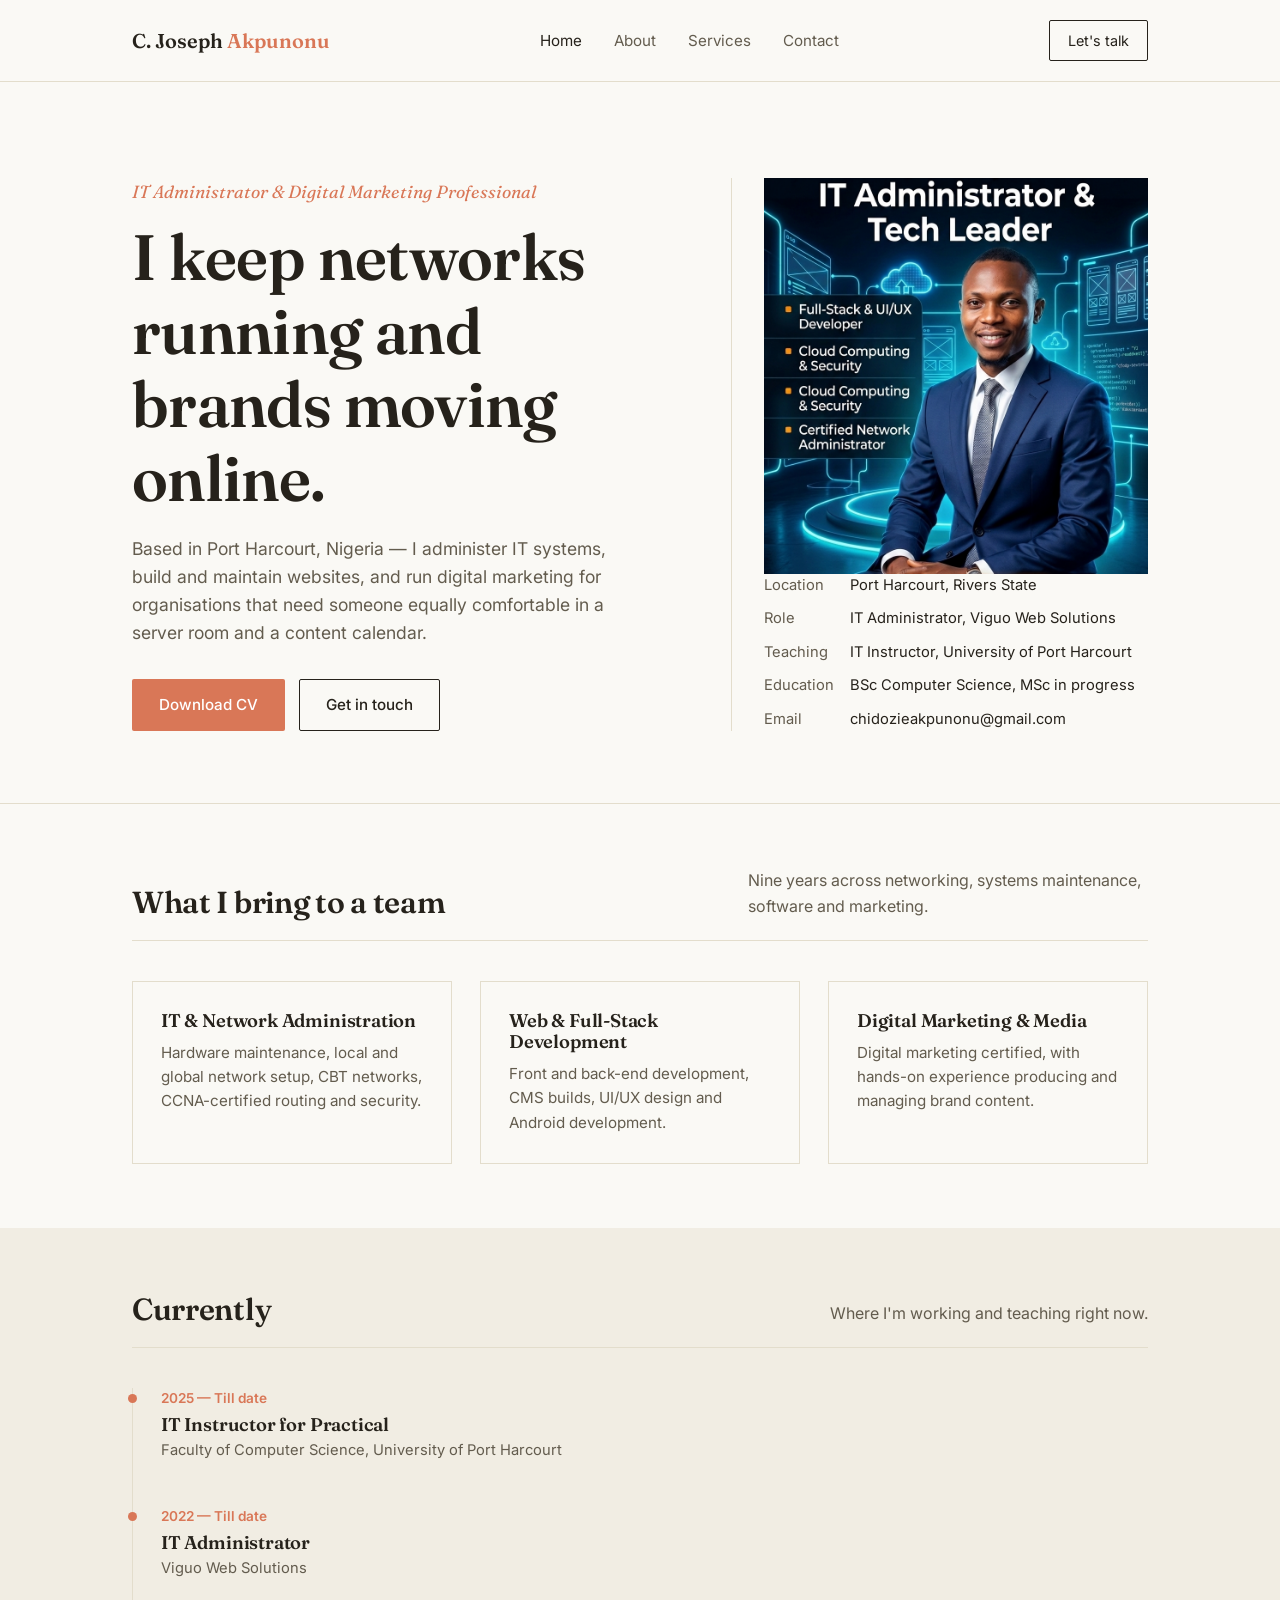
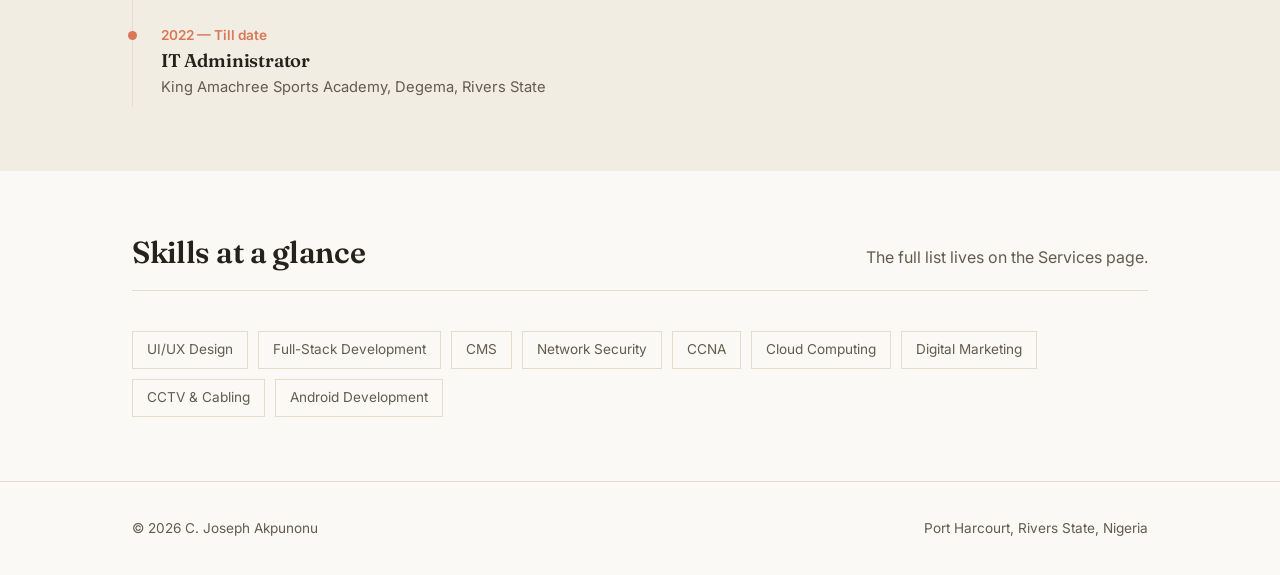
<file: index.html>
<!DOCTYPE html>
<html lang="en">
<head>
<meta charset="UTF-8">
<meta name="viewport" content="width=device-width, initial-scale=1">
<title>C. Joseph Akpunonu — IT Administrator & Digital Marketer</title>
<link rel="stylesheet" href="style.css">
</head>
<body>

<!-- ============ HEADER / NAV — identical block on all 5 pages ============
     Only the class="active" link changes per page, to underline/highlight
     which page you're currently on. -->
<header>
  <div class="nav-wrap">
    <a href="index.html" class="logo">C. Joseph <span>Akpunonu</span></a>
    <button class="menu-toggle" aria-label="Toggle menu">&#9776;</button> <!-- mobile-only hamburger -->
    <nav>
      <ul>
        <li><a href="index.html" class="active">Home</a></li>
        <li><a href="about.html">About</a></li>
        <li><a href="service.html">Services</a></li>
        <li><a href="contact.html">Contact</a></li>
      </ul>
    </nav>
    <a href="contact.html" class="nav-cta">Let's talk</a>
  </div>
</header>

<!-- ============ HERO — big intro banner ============
     Two columns: headline + CTA buttons on the left, quick-facts
     list on the right. Edit the text here to change the tagline. -->
<section class="hero">
  <div class="container hero-grid">
    <div>
      <p class="eyebrow-role">IT Administrator & Digital Marketing Professional</p>
      <h1>I keep networks running and brands moving online.</h1>
      <p class="lede">Based in Port Harcourt, Nigeria — I administer IT systems, build and maintain websites, and run digital marketing for organisations that need someone equally comfortable in a server room and a content calendar.</p>
      <div class="hero-actions">
        <!-- "download" attribute makes the browser save the PDF instead of opening it -->
        <a href="assets/Chidozie_Akpunonu_CV.pdf" download class="btn btn-primary">Download CV</a>
        <a href="contact.html" class="btn btn-outline">Get in touch</a>
      </div>
    </div>
     <div class="hero-side">
      <img src="profile.png" alt="Chidozie Akpunonu" class="hero-photo">
      <dl>
        <dt>Location</dt><dd>Port Harcourt, Rivers State</dd>
        <dt>Role</dt><dd>IT Administrator, Viguo Web Solutions</dd>
        <dt>Teaching</dt><dd>IT Instructor, University of Port Harcourt</dd>
        <dt>Education</dt><dd>BSc Computer Science, MSc in progress</dd>
        <dt>Email</dt><dd>chidozieakpunonu@gmail.com</dd>
      </dl>
    </div>
  </div>
</section>

<!-- ============ THREE SERVICE HIGHLIGHTS ============ -->
<section>
  <div class="container">
    <div class="section-head">
      <h2>What I bring to a team</h2>
      <p>Nine years across networking, systems maintenance, software and marketing.</p>
    </div>
    <div class="grid-3">
      <div class="card">
        <h3>IT & Network Administration</h3>
        <p>Hardware maintenance, local and global network setup, CBT networks, CCNA-certified routing and security.</p>
      </div>
      <div class="card">
        <h3>Web & Full-Stack Development</h3>
        <p>Front and back-end development, CMS builds, UI/UX design and Android development.</p>
      </div>
      <div class="card">
        <h3>Digital Marketing & Media</h3>
        <p>Digital marketing certified, with hands-on experience producing and managing brand content.</p>
      </div>
    </div>
  </div>
</section>

<!-- ============ CURRENT ROLES — timeline ============
     Add a new .timeline-item block (copy an existing one) to list
     another current position; newest usually goes first. -->
<section class="alt">
  <div class="container">
    <div class="section-head">
      <h2>Currently</h2>
      <p>Where I'm working and teaching right now.</p>
    </div>
    <div class="timeline">
      <div class="timeline-item">
        <p class="years">2025 — Till date</p>
        <h3>IT Instructor for Practical</h3>
        <p class="org">Faculty of Computer Science, University of Port Harcourt</p>
      </div>
      <div class="timeline-item">
        <p class="years">2022 — Till date</p>
        <h3>IT Administrator</h3>
        <p class="org">Viguo Web Solutions</p>
      </div>
      <div class="timeline-item">
        <p class="years">2022 — Till date</p>
        <h3>IT Administrator</h3>
        <p class="org">King Amachree Sports Academy, Degema, Rivers State</p>
      </div>
    </div>
  </div>
</section>

<!-- ============ SKILL TAGS ============
     Each <span class="tag"> is one pill. Add/remove spans to
     change what shows here (full list is on service.html). -->
<section>
  <div class="container">
    <div class="section-head">
      <h2>Skills at a glance</h2>
      <p>The full list lives on the Services page.</p>
    </div>
    <div class="tag-list">
      <span class="tag">UI/UX Design</span>
      <span class="tag">Full-Stack Development</span>
      <span class="tag">CMS</span>
      <span class="tag">Network Security</span>
      <span class="tag">CCNA</span>
      <span class="tag">Cloud Computing</span>
      <span class="tag">Digital Marketing</span>
      <span class="tag">CCTV & Cabling</span>
      <span class="tag">Android Development</span>
    </div>
  </div>
</section>

<!-- ============ FOOTER — identical on all 5 pages ============ -->
<footer>
  <div class="container" style="display:flex; justify-content:space-between; flex-wrap:wrap; gap:12px; width:100%;">
    <span>&copy; 2026 C. Joseph Akpunonu</span>
    <span>Port Harcourt, Rivers State, Nigeria</span>
  </div>
</footer>

<!-- Mobile nav toggle: shows/hides the dropdown menu when the ☰ button is tapped -->
<script>
document.querySelector('.menu-toggle').addEventListener('click', function(){
  document.querySelector('nav ul').classList.toggle('open');
});
</script>
</body>
</html>
</file>
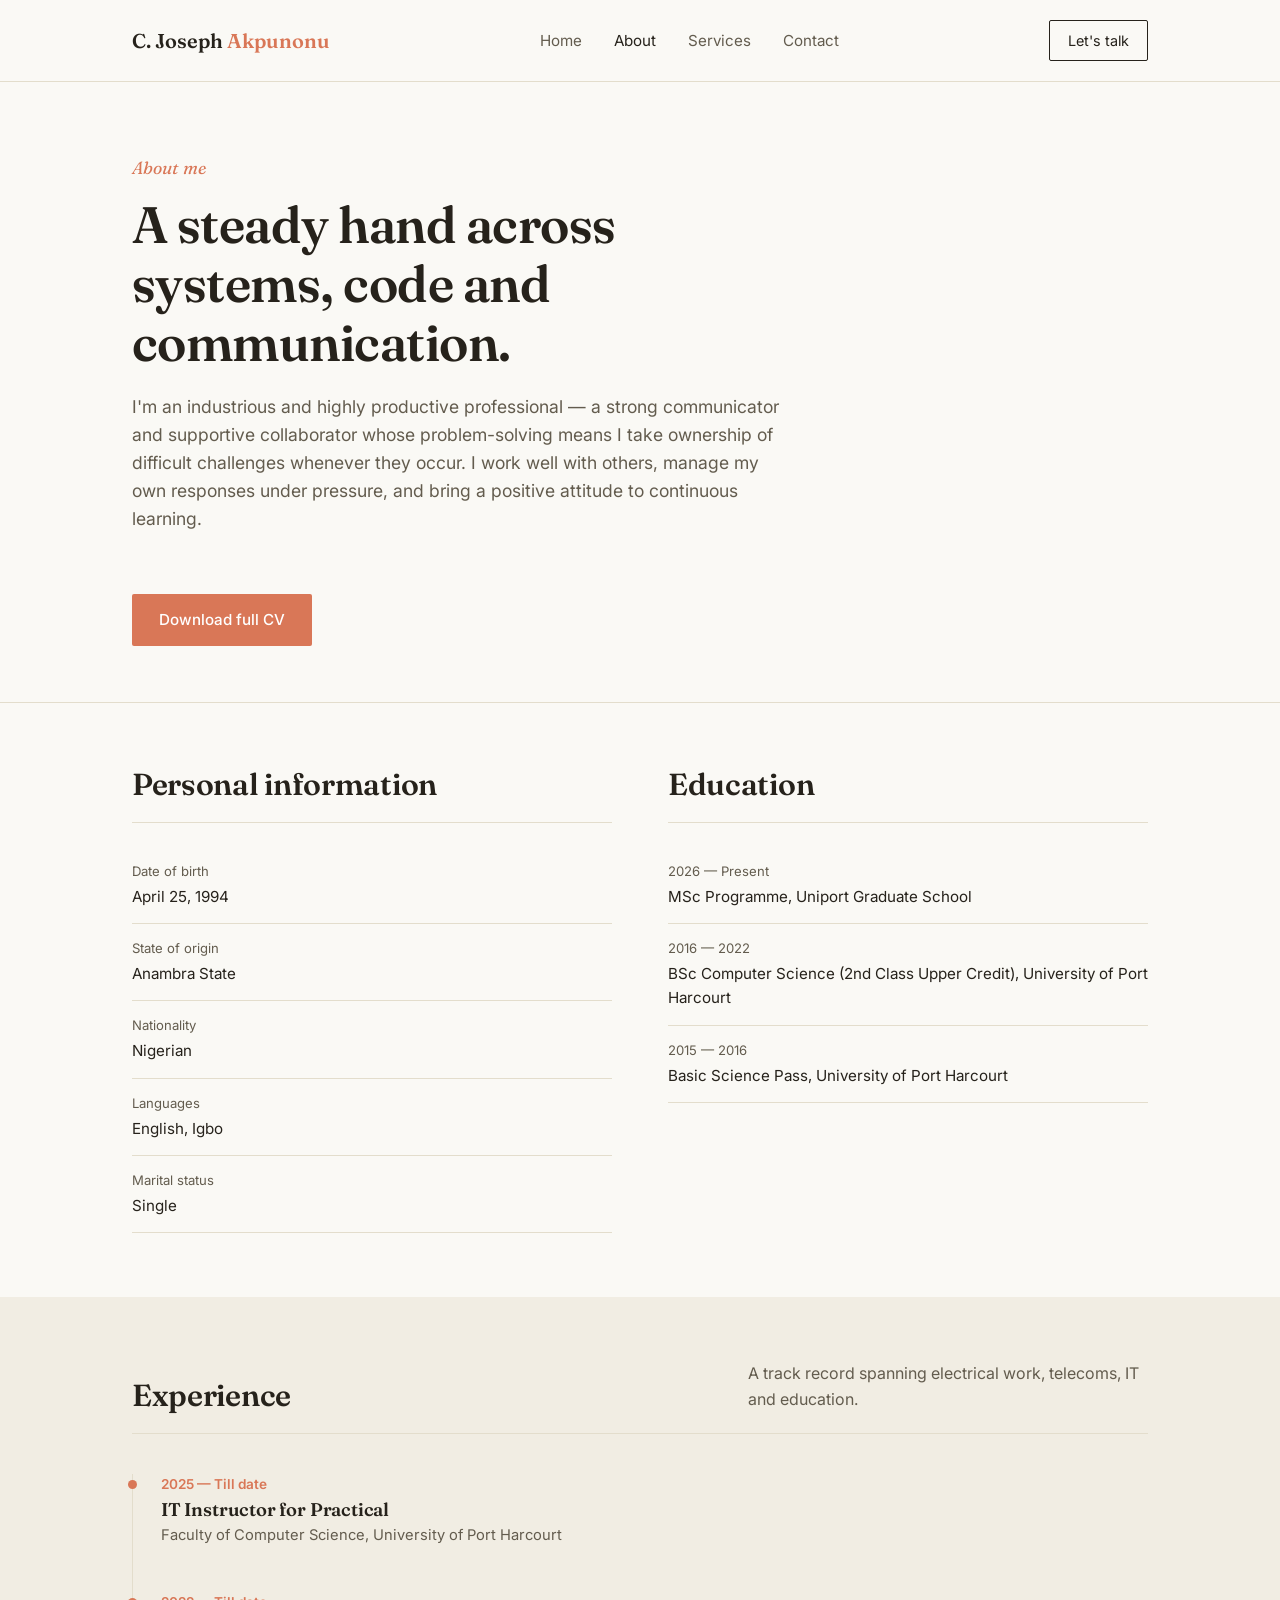
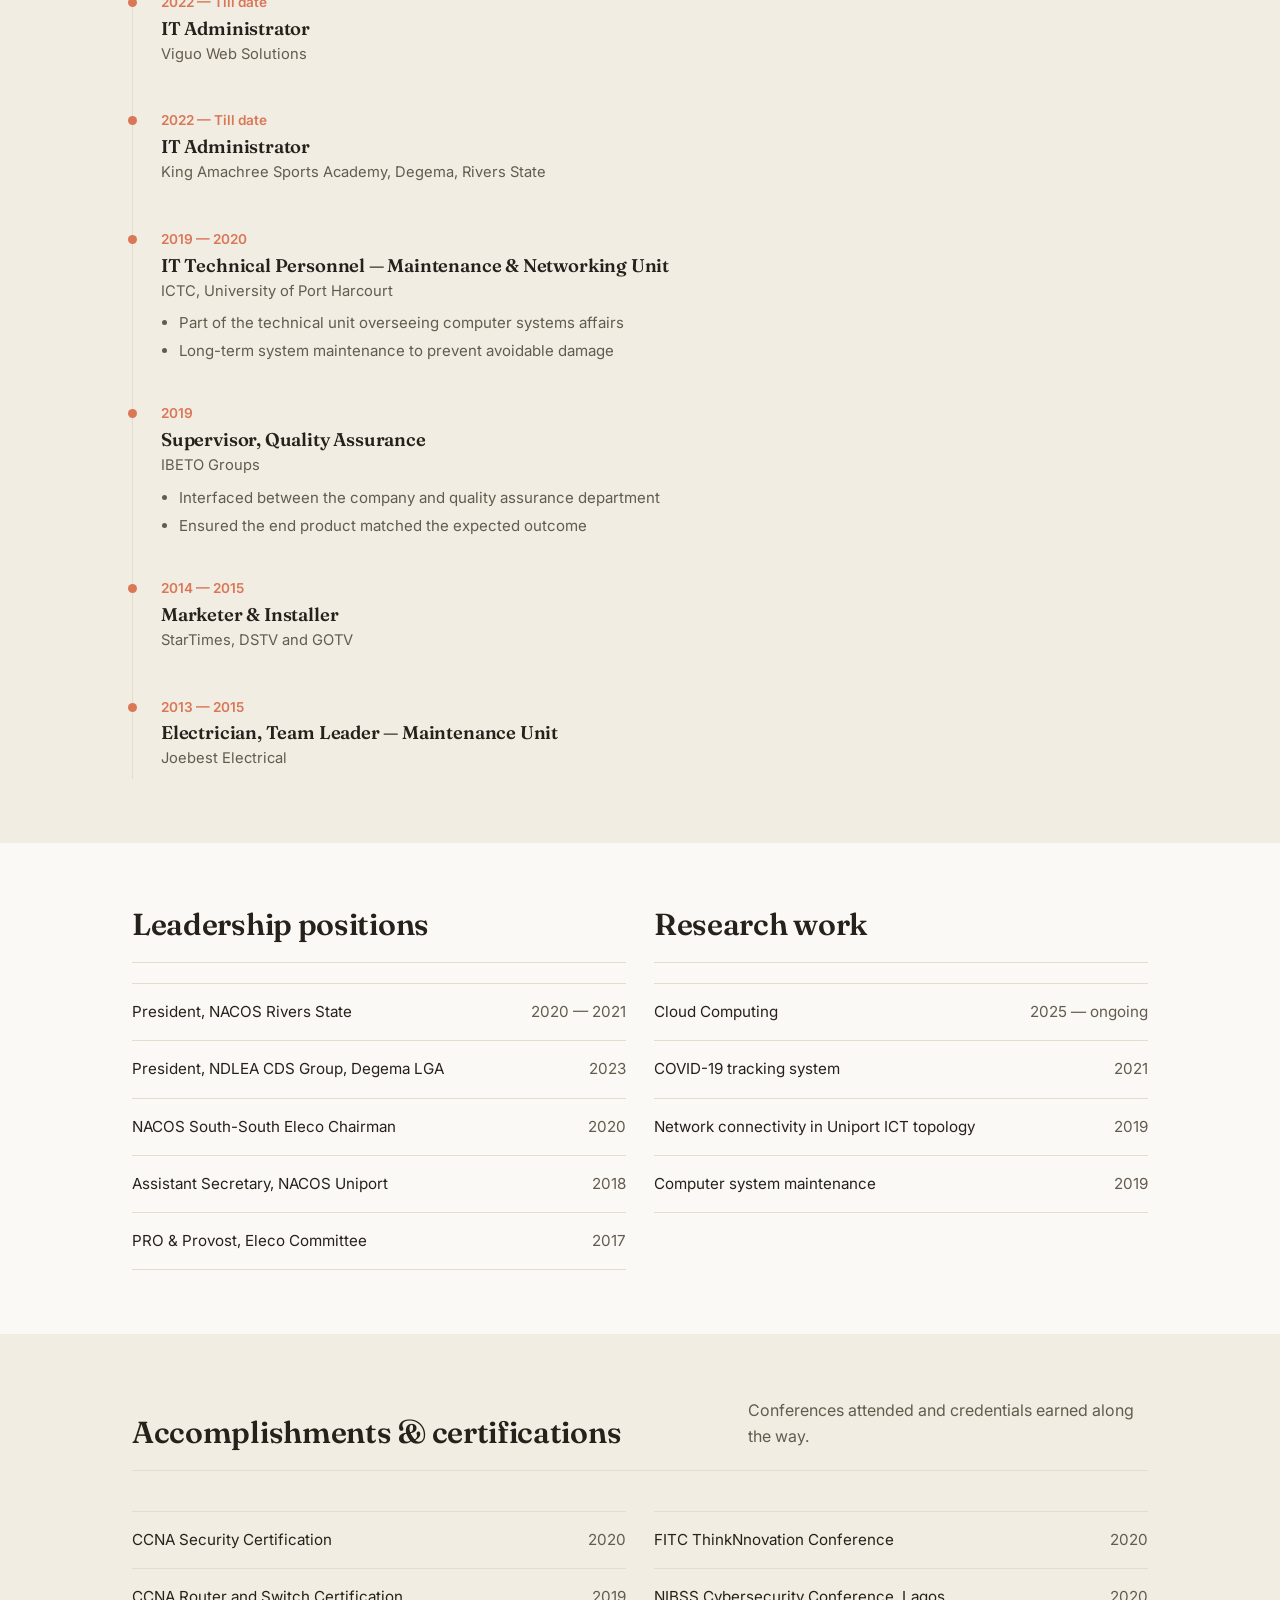
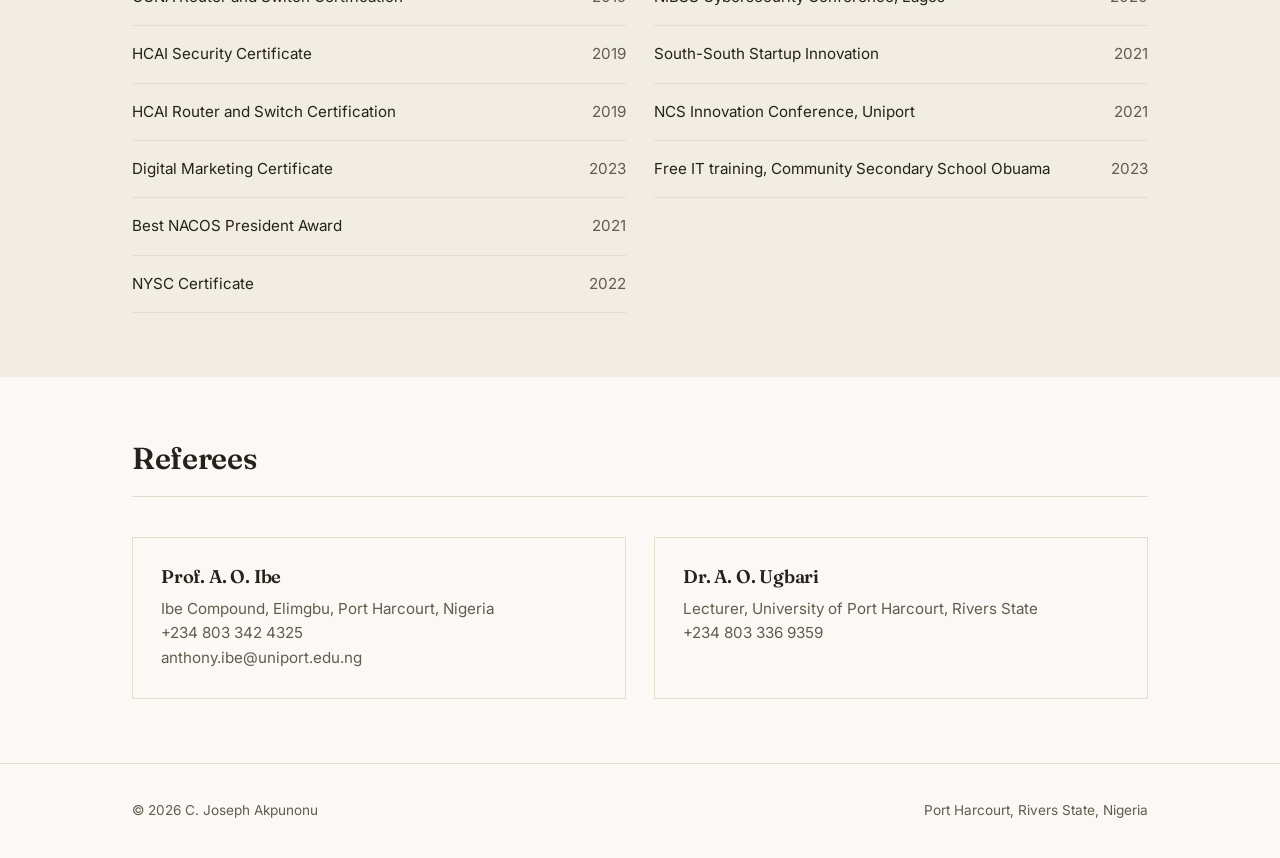
<file: about.html>
<!DOCTYPE html>
<html lang="en">
<head>
<meta charset="UTF-8">
<meta name="viewport" content="width=device-width, initial-scale=1">
<title>About — C. Joseph Akpunonu</title>
<link rel="stylesheet" href="style.css">
</head>
<body>

<!-- ============ HEADER / NAV (same block as other pages, "About" active) ============ -->
<header>
  <div class="nav-wrap">
    <a href="index.html" class="logo"> C. Joseph <span>Akpunonu</span></a>
    <button class="menu-toggle" aria-label="Toggle menu">&#9776;</button>
    <nav>
      <ul>
        <li><a href="index.html">Home</a></li>
        <li><a href="about.html" class="active">About</a></li>
        <li><a href="service.html">Services</a></li>
        <li><a href="contact.html">Contact</a></li>
      </ul>
    </nav>
    <a href="contact.html" class="nav-cta">Let's talk</a>
  </div>
</header>

<!-- ============ PAGE INTRO ============ -->
<section class="hero" style="padding:72px 0 56px;">
  <div class="container">
    <p class="eyebrow-role">About me</p>
    <h1 style="font-size:clamp(2.2rem,4vw,3.2rem); max-width:20ch;">A steady hand across systems, code and communication.</h1>
    <p class="lede" style="max-width:60ch; margin-top:20px;">I'm an industrious and highly productive professional — a strong communicator and supportive collaborator whose problem-solving means I take ownership of difficult challenges whenever they occur. I work well with others, manage my own responses under pressure, and bring a positive attitude to continuous learning.</p>
    <a href="assets/Chidozie_Akpunonu_CV.pdf" download class="btn btn-primary" style="margin-top:28px;">Download full CV</a>
  </div>
</section>

<!-- ============ PERSONAL INFO + EDUCATION (two columns) ============ -->
<section>
  <div class="container contact-grid">
    <div>
      <div class="section-head" style="margin-bottom:24px;">
        <h2>Personal information</h2>
      </div>
      <ul class="contact-info">
        <li><span>Date of birth</span>April 25, 1994</li>
        <li><span>State of origin</span>Anambra State</li>
        <li><span>Nationality</span>Nigerian</li>
        <li><span>Languages</span>English, Igbo</li>
        <li><span>Marital status</span>Single</li>
      </ul>
    </div>
    <div>
      <div class="section-head" style="margin-bottom:24px;">
        <h2>Education</h2>
      </div>
      <ul class="contact-info">
        <li><span>2026 — Present</span>MSc Programme, Uniport Graduate School</li>
        <li><span>2016 — 2022</span>BSc Computer Science (2nd Class Upper Credit), University of Port Harcourt</li>
        <li><span>2015 — 2016</span>Basic Science Pass, University of Port Harcourt</li>
      </ul>
    </div>
  </div>
</section>

<!-- ============ FULL WORK EXPERIENCE — timeline ============
     Copy a .timeline-item block to add a job; keep newest first. -->
<section class="alt">
  <div class="container">
    <div class="section-head">
      <h2>Experience</h2>
      <p>A track record spanning electrical work, telecoms, IT and education.</p>
    </div>
    <div class="timeline">
      <div class="timeline-item">
        <p class="years">2025 — Till date</p>
        <h3>IT Instructor for Practical</h3>
        <p class="org">Faculty of Computer Science, University of Port Harcourt</p>
      </div>
      <div class="timeline-item">
        <p class="years">2022 — Till date</p>
        <h3>IT Administrator</h3>
        <p class="org">Viguo Web Solutions</p>
      </div>
      <div class="timeline-item">
        <p class="years">2022 — Till date</p>
        <h3>IT Administrator</h3>
        <p class="org">King Amachree Sports Academy, Degema, Rivers State</p>
      </div>
      <div class="timeline-item">
        <p class="years">2019 — 2020</p>
        <h3>IT Technical Personnel — Maintenance & Networking Unit</h3>
        <p class="org">ICTC, University of Port Harcourt</p>
        <ul>
          <li>Part of the technical unit overseeing computer systems affairs</li>
          <li>Long-term system maintenance to prevent avoidable damage</li>
        </ul>
      </div>
      <div class="timeline-item">
        <p class="years">2019</p>
        <h3>Supervisor, Quality Assurance</h3>
        <p class="org">IBETO Groups</p>
        <ul>
          <li>Interfaced between the company and quality assurance department</li>
          <li>Ensured the end product matched the expected outcome</li>
        </ul>
      </div>
      <div class="timeline-item">
        <p class="years">2014 — 2015</p>
        <h3>Marketer & Installer</h3>
        <p class="org">StarTimes, DSTV and GOTV</p>
      </div>
      <div class="timeline-item">
        <p class="years">2013 — 2015</p>
        <h3>Electrician, Team Leader — Maintenance Unit</h3>
        <p class="org">Joebest Electrical</p>
      </div>
    </div>
  </div>
</section>

<!-- ============ LEADERSHIP + RESEARCH (two columns of divided lists) ============ -->
<section>
  <div class="container grid-2">
    <div>
      <div class="section-head" style="margin-bottom:20px;">
        <h2>Leadership positions</h2>
      </div>
      <ul class="divided-list">
        <li><span>President, NACOS Rivers State</span><span>2020 — 2021</span></li>
        <li><span>President, NDLEA CDS Group, Degema LGA</span><span>2023</span></li>
        <li><span>NACOS South-South Eleco Chairman</span><span>2020</span></li>
        <li><span>Assistant Secretary, NACOS Uniport</span><span>2018</span></li>
        <li><span>PRO & Provost, Eleco Committee</span><span>2017</span></li>
      </ul>
    </div>
    <div>
      <div class="section-head" style="margin-bottom:20px;">
        <h2>Research work</h2>
      </div>
      <ul class="divided-list">
        <li><span>Cloud Computing</span><span>2025 — ongoing</span></li>
        <li><span>COVID-19 tracking system</span><span>2021</span></li>
        <li><span>Network connectivity in Uniport ICT topology</span><span>2019</span></li>
        <li><span>Computer system maintenance</span><span>2019</span></li>
      </ul>
    </div>
  </div>
</section>

<!-- ============ CERTIFICATIONS + CONFERENCES ============ -->
<section class="alt">
  <div class="container">
    <div class="section-head">
      <h2>Accomplishments & certifications</h2>
      <p>Conferences attended and credentials earned along the way.</p>
    </div>
    <div class="grid-2">
      <ul class="divided-list">
        <li><span>CCNA Security Certification</span><span>2020</span></li>
        <li><span>CCNA Router and Switch Certification</span><span>2019</span></li>
        <li><span>HCAI Security Certificate</span><span>2019</span></li>
        <li><span>HCAI Router and Switch Certification</span><span>2019</span></li>
        <li><span>Digital Marketing Certificate</span><span>2023</span></li>
        <li><span>Best NACOS President Award</span><span>2021</span></li>
        <li><span>NYSC Certificate</span><span>2022</span></li>
      </ul>
      <ul class="divided-list">
        <li><span>FITC ThinkNnovation Conference</span><span>2020</span></li>
        <li><span>NIBSS Cybersecurity Conference, Lagos</span><span>2020</span></li>
        <li><span>South-South Startup Innovation</span><span>2021</span></li>
        <li><span>NCS Innovation Conference, Uniport</span><span>2021</span></li>
        <li><span>Free IT training, Community Secondary School Obuama</span><span>2023</span></li>
      </ul>
    </div>
  </div>
</section>

<!-- ============ REFEREES ============ -->
<section>
  <div class="container">
    <div class="section-head">
      <h2>Referees</h2>
    </div>
    <div class="grid-2">
      <div class="card">
        <h3>Prof. A. O. Ibe</h3>
        <p>Ibe Compound, Elimgbu, Port Harcourt, Nigeria<br>+234 803 342 4325<br>anthony.ibe@uniport.edu.ng</p>
      </div>
      <div class="card">
        <h3>Dr. A. O. Ugbari</h3>
        <p>Lecturer, University of Port Harcourt, Rivers State<br>+234 803 336 9359</p>
      </div>
    </div>
  </div>
</section>

<!-- ============ FOOTER ============ -->
<footer>
  <div class="container" style="display:flex; justify-content:space-between; flex-wrap:wrap; gap:12px; width:100%;">
    <span>&copy; 2026  C. Joseph Akpunonu</span>
    <span>Port Harcourt, Rivers State, Nigeria</span>
  </div>
</footer>

<script>
document.querySelector('.menu-toggle').addEventListener('click', function(){
  document.querySelector('nav ul').classList.toggle('open');
});
</script>
</body>
</html>
</file>
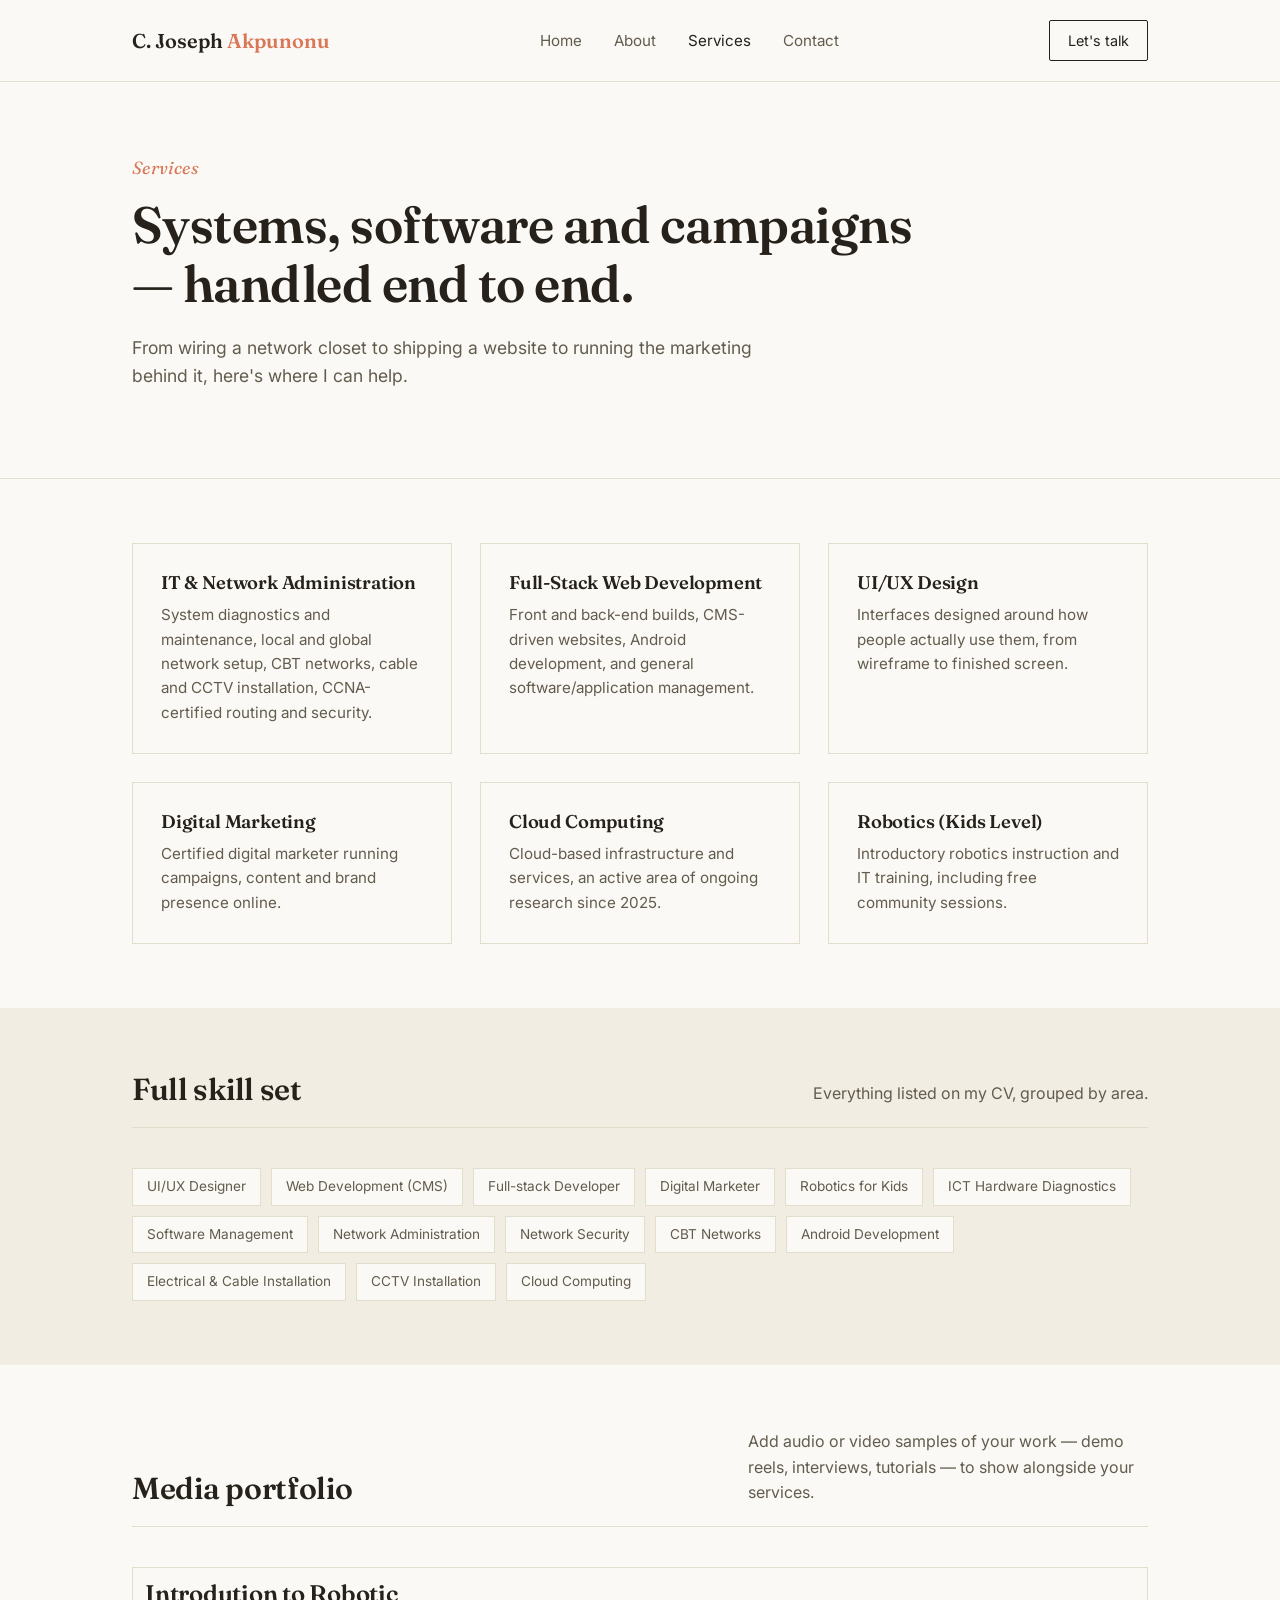
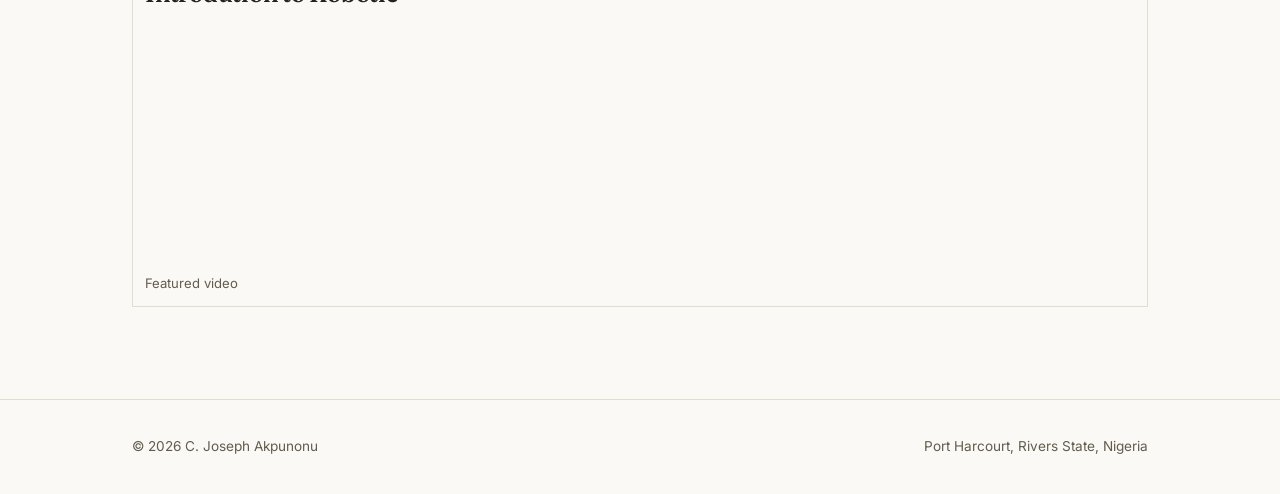
<file: service.html>
<!DOCTYPE html>
<html lang="en">
<head>
<meta charset="UTF-8">
<meta name="viewport" content="width=device-width, initial-scale=1">
<title>Services — C. Joseph Akpunonu</title>
<link rel="stylesheet" href="style.css">
</head>
<body>

<!-- ============ HEADER / NAV (same block as other pages, "Services" active) ============ -->
<header>
  <div class="nav-wrap">
    <a href="index.html" class="logo">C. Joseph <span>Akpunonu</span></a>
    <button class="menu-toggle" aria-label="Toggle menu">&#9776;</button>
    <nav>
      <ul>
        <li><a href="index.html">Home</a></li>
        <li><a href="about.html">About</a></li>
        <li><a href="service.html" class="active">Services</a></li>
        <li><a href="contact.html">Contact</a></li>
      </ul>
    </nav>
    <a href="contact.html" class="nav-cta">Let's talk</a>
  </div>
</header>

<section class="hero" style="padding:72px 0 56px;">
  <div class="container">
    <p class="eyebrow-role">Services</p>
    <h1 style="font-size:clamp(2.2rem,4vw,3.2rem); max-width:24ch;">Systems, software and campaigns — handled end to end.</h1>
    <p class="lede" style="max-width:60ch; margin-top:20px;">From wiring a network closet to shipping a website to running the marketing behind it, here's where I can help.</p>
  </div>
</section>

<!-- ============ SIX SERVICE CARDS ============
     Each .card is one offering. Add/remove a card to change the list. -->
<section>
  <div class="container grid-3">
    <div class="card">
      <h3>IT & Network Administration</h3>
      <p>System diagnostics and maintenance, local and global network setup, CBT networks, cable and CCTV installation, CCNA-certified routing and security.</p>
    </div>
    <div class="card">
      <h3>Full-Stack Web Development</h3>
      <p>Front and back-end builds, CMS-driven websites, Android development, and general software/application management.</p>
    </div>
    <div class="card">
      <h3>UI/UX Design</h3>
      <p>Interfaces designed around how people actually use them, from wireframe to finished screen.</p>
    </div>
    <div class="card">
      <h3>Digital Marketing</h3>
      <p>Certified digital marketer running campaigns, content and brand presence online.</p>
    </div>
    <div class="card">
      <h3>Cloud Computing</h3>
      <p>Cloud-based infrastructure and services, an active area of ongoing research since 2025.</p>
    </div>
    <div class="card">
      <h3>Robotics (Kids Level)</h3>
      <p>Introductory robotics instruction and IT training, including free community sessions.</p>
    </div>
  </div>
</section>

<!-- ============ FULL SKILL LIST (tag pills) ============ -->
<section class="alt">
  <div class="container">
    <div class="section-head">
      <h2>Full skill set</h2>
      <p>Everything listed on my CV, grouped by area.</p>
    </div>
    <div class="tag-list">
      <span class="tag">UI/UX Designer</span>
      <span class="tag">Web Development (CMS)</span>
      <span class="tag">Full-stack Developer</span>
      <span class="tag">Digital Marketer</span>
      <span class="tag">Robotics for Kids</span>
      <span class="tag">ICT Hardware Diagnostics</span>
      <span class="tag">Software Management</span>
      <span class="tag">Network Administration</span>
      <span class="tag">Network Security</span>
      <span class="tag">CBT Networks</span>
      <span class="tag">Android Development</span>
      <span class="tag">Electrical & Cable Installation</span>
      <span class="tag">CCTV Installation</span>
      <span class="tag">Cloud Computing</span>
    </div>
  </div>
</section>

<!-- ============ MEDIA UPLOAD / PREVIEW ============
     "accept" limits the file picker to audio & video; "multiple"
     lets more than one file be chosen at once. The actual preview
     is built by the JS at the bottom of this file (see #media-gallery). -->
<section>
  <div class="container">
    <div class="section-head">
      <h2>Media portfolio</h2>
      <p>Add audio or video samples of your work — demo reels, interviews, tutorials — to show alongside your services.</p>
    </div>

 <div class="media-item">
    <h2>Introdution to Robotic</h2>
  <iframe width="100%" height="250"
    src="https://www.youtube.com/embed/3czgkZEVSXs"
    title="YouTube video" frameborder="0"
    allow="accelerometer; autoplay; clipboard-write; encrypted-media; gyroscope; picture-in-picture; web-share"
    allowfullscreen></iframe>
  <p>Featured video</p>
</div>

    <!-- Preview cards get inserted here by JS, one per uploaded file -->
    <div id="media-gallery"></div>
  </div>
</section>

<!-- ============ FOOTER ============ -->
<footer>
  <div class="container" style="display:flex; justify-content:space-between; flex-wrap:wrap; gap:12px; width:100%;">
    <span>&copy; 2026 C. Joseph Akpunonu</span>
    <span>Port Harcourt, Rivers State, Nigeria</span>
  </div>
</footer>

<script>
// Mobile nav toggle (shared with every page)
document.querySelector('.menu-toggle').addEventListener('click', function(){
  document.querySelector('nav ul').classList.toggle('open');
});

// ---- Media upload preview ----
// Runs whenever the person picks file(s) in the "Upload audio or
// video files" input. For each file it builds a small <video> or
// <audio> player pointing at a temporary local URL (createObjectURL),
// so it plays instantly without uploading anywhere.
const mediaInput = document.getElementById('media-upload');
const gallery = document.getElementById('media-gallery');

mediaInput.addEventListener('change', function(){
  gallery.innerHTML = ''; // clear any previous preview cards
  Array.from(mediaInput.files).forEach(file => {
    const url = URL.createObjectURL(file); // temporary in-browser URL for this file
    const item = document.createElement('div');
    item.className = 'media-item';

    // Pick <video> or <audio> based on the file's MIME type
    let player;
    if (file.type.startsWith('video')) {
      player = document.createElement('video');
      player.controls = true;
    } else {
      player = document.createElement('audio');
      player.controls = true;
      player.style.width = '100%';
    }
    player.src = url;

    const name = document.createElement('p');
    name.textContent = file.name; // show the filename under the player

    item.appendChild(player);
    item.appendChild(name);
    gallery.appendChild(item);
  });
});
</script>
</body>
</html>
</file>
<file: style.css>
/* ==============================================================
   PORTFOLIO STYLESHEET
   Shared by all five pages: index, about, service, contact.
   Sections below are ordered the same way on every page, so you
   can find a style by scrolling to the matching comment.
   ============================================================== */

/* Google Fonts: Fraunces (serif, used for headings) + Inter (body text) */
@import url('https://fonts.googleapis.com/css2?family=Fraunces:ital,opsz,wght@0,9..144,300;0,9..144,500;0,9..144,600;1,9..144,400&family=Inter:wght@400;500;600&display=swap');

/* ---------- Color & design tokens ----------
   Change a value here and it updates everywhere on the site.
   --terracotta is the main accent color (buttons, links, dots). */
:root{
  --cream:#FAF9F5;
  --paper:#F1EDE3;
  --ink:#26221B;
  --ink-soft:#635C4E;
  --terracotta:#D97757;
  --terracotta-dark:#B85F40;
  --line:#E3DDCC;
  --teal:#3E5C54;
}

/* Reset default browser spacing so layout is predictable */
*{box-sizing:border-box; margin:0; padding:0;}

html{scroll-behavior:smooth;} /* smooth-scrolls to #anchor links */

/* Base page styles: background, text color, default font */
body{
  background:var(--cream);
  color:var(--ink);
  font-family:'Inter', sans-serif;
  font-size:16px;
  line-height:1.6;
}

img{max-width:100%; display:block;}

a{color:inherit; text-decoration:none;}

h1,h2,h3{
  font-family:'Fraunces', serif;
  font-weight:600;
  line-height:1.15;
  letter-spacing:-0.01em;
}

/* .container centers content and caps its width on large screens.
   Reused inside every <section> on every page. */
.container{
  max-width:1080px;
  margin:0 auto;
  padding:0 32px;
}

/* ---------- Header / top navigation ----------
   Sticky bar with the logo, nav links, and the "Let's talk" button.
   The .menu-toggle button only shows up on mobile (see media query below). */
header{
  border-bottom:1px solid var(--line);
  background:var(--cream);
  position:sticky;
  top:0;
  z-index:50;
}

.nav-wrap{
  display:flex;
  align-items:center;
  justify-content:space-between;
  padding:20px 32px;
  max-width:1080px;
  margin:0 auto;
}

.logo{
  font-family:'Fraunces', serif;
  font-size:1.25rem;
  font-weight:600;
}

.logo span{color:var(--terracotta);}

nav ul{
  list-style:none;
  display:flex;
  gap:32px;
}

nav a{
  font-size:0.95rem;
  color:var(--ink-soft);
  transition:color .15s ease;
}

nav a:hover, nav a.active{color:var(--ink);}

.nav-cta{
  border:1px solid var(--ink);
  padding:8px 18px;
  border-radius:2px;
  font-size:0.9rem;
}

.nav-cta:hover{background:var(--ink); color:var(--cream);}

.menu-toggle{display:none;}

/* ---------- Buttons ----------
   .btn is the shared shape/padding. Add .btn-primary (solid terracotta)
   or .btn-outline (outlined) for the two color styles used site-wide. */
.btn{
  display:inline-flex;
  align-items:center;
  gap:8px;
  padding:13px 26px;
  border-radius:2px;
  font-size:0.95rem;
  font-weight:500;
  border:1px solid transparent;
  cursor:pointer;
}

.btn-primary{
  background:var(--terracotta);
  color:#fff;
}
.btn-primary:hover{background:var(--terracotta-dark);}

.btn-outline{
  border-color:var(--ink);
  color:var(--ink);
}
.btn-outline:hover{background:var(--ink); color:var(--cream);}

/* ---------- Hero (top banner on every page) ----------
   On index.html this is a two-column layout (.hero-grid): big
   intro text on the left, a quick-facts list (.hero-side) on the
   right. Other pages reuse .hero but only the left column. */
.hero{
  padding:96px 0 72px;
  border-bottom:1px solid var(--line);
}

.hero-grid{
  display:grid;
  grid-template-columns:1.3fr 1fr;
  gap:56px;
  align-items:end;
}

.eyebrow-role{
  color:var(--terracotta);
  font-family:'Fraunces', serif;
  font-style:italic;
  font-size:1.1rem;
  margin-bottom:14px;
}

.hero h1{
  font-size:clamp(2.6rem, 5vw, 4.2rem);
  margin-bottom:20px;
}

.hero p.lede{
  font-size:1.1rem;
  color:var(--ink-soft);
  max-width:46ch;
  margin-bottom:32px;
}

.hero-actions{display:flex; gap:14px; flex-wrap:wrap;}

.hero-side{
  border-left:1px solid var(--line);
  padding-left:32px;
}

.hero-side dl{display:grid; grid-template-columns:auto 1fr; gap:10px 16px; font-size:0.92rem;}
.hero-side dt{color:var(--ink-soft);}
.hero-side dd{color:var(--ink);}

/* ---------- Section basics ----------
   Every content block on the page is a <section>. Add class="alt"
   to alternate the background color (cream vs. paper) so sections
   read as visually distinct blocks as you scroll. */
section{padding:64px 0;}
section.alt{background:var(--paper);}

/* The heading + short description row at the top of each section */
.section-head{
  display:flex;
  justify-content:space-between;
  align-items:flex-end;
  gap:24px;
  margin-bottom:40px;
  border-bottom:1px solid var(--line);
  padding-bottom:20px;
}

.section-head h2{font-size:1.9rem;}
.section-head p{color:var(--ink-soft); max-width:40ch;}

/* ---------- Cards / grids ----------
   .grid-3 / .grid-2 lay out equal-width columns (used for service
   cards, skills, education/personal-info blocks). .card is the
   bordered box used inside those grids. */
.grid-3{display:grid; grid-template-columns:repeat(3,1fr); gap:28px;}
.grid-2{display:grid; grid-template-columns:repeat(2,1fr); gap:28px;}

.card{
  border:1px solid var(--line);
  padding:28px;
  background:var(--cream);
}

.card h3{font-size:1.15rem; margin-bottom:10px;}
.card p{color:var(--ink-soft); font-size:0.95rem;}

/* ---------- Timeline (work experience) ----------
   Used on index.html and about.html. .timeline draws the vertical
   line; each .timeline-item is one job, and its ::before pseudo-
   element draws the little terracotta dot next to it. */
.timeline{border-left:1px solid var(--line); padding-left:28px; display:flex; flex-direction:column; gap:36px;}

.timeline-item{position:relative;}
.timeline-item::before{
  content:""; /* dot marker */
  position:absolute;
  left:-33px;
  top:6px;
  width:9px;
  height:9px;
  border-radius:50%;
  background:var(--terracotta);
}

.timeline-item .years{font-size:0.85rem; color:var(--terracotta); font-weight:600; margin-bottom:4px;}
.timeline-item h3{font-size:1.15rem; margin-bottom:4px;}
.timeline-item .org{color:var(--ink-soft); font-size:0.92rem; margin-bottom:8px;}
.timeline-item ul{padding-left:18px; color:var(--ink-soft); font-size:0.94rem;}
.timeline-item li{margin-bottom:4px;}

/* ---------- Tags (skill pills) ---------- */
.tag-list{display:flex; flex-wrap:wrap; gap:10px;}
.tag{
  border:1px solid var(--line);
  padding:7px 14px;
  font-size:0.85rem;
  color:var(--ink-soft);
  background:var(--cream);
}

/* ---------- Lists with dividers ----------
   Used for research work, leadership positions, accomplishments,
   contact details: a plain <ul> with a horizontal rule under
   each <li> and the second bit of text pushed to the right. */
.divided-list{border-top:1px solid var(--line);}
.divided-list li{
  list-style:none;
  padding:16px 0;
  border-bottom:1px solid var(--line);
  display:flex;
  justify-content:space-between;
  gap:20px;
  font-size:0.95rem;
}
.divided-list li span:first-child{color:var(--ink);}
.divided-list li span:last-child{color:var(--ink-soft); text-align:right;}

/* ---------- Forms ----------
   Shared styling for the contact form (contact.html) and the
   media-upload input (service.html). */
form{display:flex; flex-direction:column; gap:18px; max-width:560px;}

.field{display:flex; flex-direction:column; gap:6px;}
label{font-size:0.88rem; color:var(--ink-soft);}

input[type=text], input[type=email], textarea, input[type=file]{
  border:1px solid var(--line);
  background:var(--cream);
  padding:12px 14px;
  font-family:inherit;
  font-size:0.95rem;
  color:var(--ink);
}

input:focus, textarea:focus{outline:2px solid var(--terracotta); outline-offset:2px;}

textarea{resize:vertical; min-height:130px;}

.form-note{font-size:0.85rem; color:var(--ink-soft);}

/* Dashed box around the audio/video file picker on service.html */
.upload-box{
  border:1px dashed var(--line);
  padding:24px;
  text-align:center;
  background:var(--paper);
}

.upload-box input[type=file]{border:none; background:none; padding:0;}

/* Grid of preview cards that JS fills in after files are chosen */
#media-gallery{
  margin-top:28px;
  display:grid;
  grid-template-columns:repeat(auto-fill, minmax(220px,1fr));
  gap:20px;
}

.media-item{border:1px solid var(--line); padding:12px; background:var(--cream);}
.media-item p{font-size:0.82rem; color:var(--ink-soft); margin-top:8px; word-break:break-word;}
.media-item video, .media-item audio{width:100%;}

/* Small confirmation banner shown after the contact form is submitted.
   Hidden by default; JS adds the .show class to reveal it. */
.status-msg{
  font-size:0.9rem;
  padding:12px 14px;
  border:1px solid var(--terracotta);
  color:var(--terracotta-dark);
  display:none;
}
.status-msg.show{display:block;}

/* ---------- Contact info blocks ----------
   Two-column layout used on about.html (personal info/education)
   and contact.html (details/form): a label above a value. */
.contact-grid{display:grid; grid-template-columns:1fr 1fr; gap:56px;}
.contact-info li{list-style:none; padding:14px 0; border-bottom:1px solid var(--line); font-size:0.95rem;}
.contact-info li span{display:block; color:var(--ink-soft); font-size:0.82rem; margin-bottom:3px;}

/* ---------- Footer (same on every page) ---------- */
footer{
  border-top:1px solid var(--line);
  padding:36px 0;
  font-size:0.85rem;
  color:var(--ink-soft);
  display:flex;
  justify-content:space-between;
  flex-wrap:wrap;
  gap:12px;
}

/* ---------- Responsive (phones/tablets, screens under 820px) ----------
   Stacks the multi-column grids into one column and turns the top
   nav into a dropdown controlled by .menu-toggle (the ☰ button). */
@media (max-width:820px){
  .hero-grid, .grid-3, .grid-2, .contact-grid{grid-template-columns:1fr;}
  .hero-side{border-left:none; border-top:1px solid var(--line); padding-left:0; padding-top:24px;}
  nav ul{
    position:absolute; top:100%; left:0; right:0;
    flex-direction:column; background:var(--cream);
    border-bottom:1px solid var(--line);
    padding:16px 32px; gap:16px; display:none;
  }
  nav ul.open{display:flex;}
  .menu-toggle{display:block; background:none; border:none; font-size:1.4rem; cursor:pointer; color:var(--ink);}
  .nav-cta{display:none;}
}

@media (prefers-reduced-motion: reduce){
  html{scroll-behavior:auto;}
}
</file>
